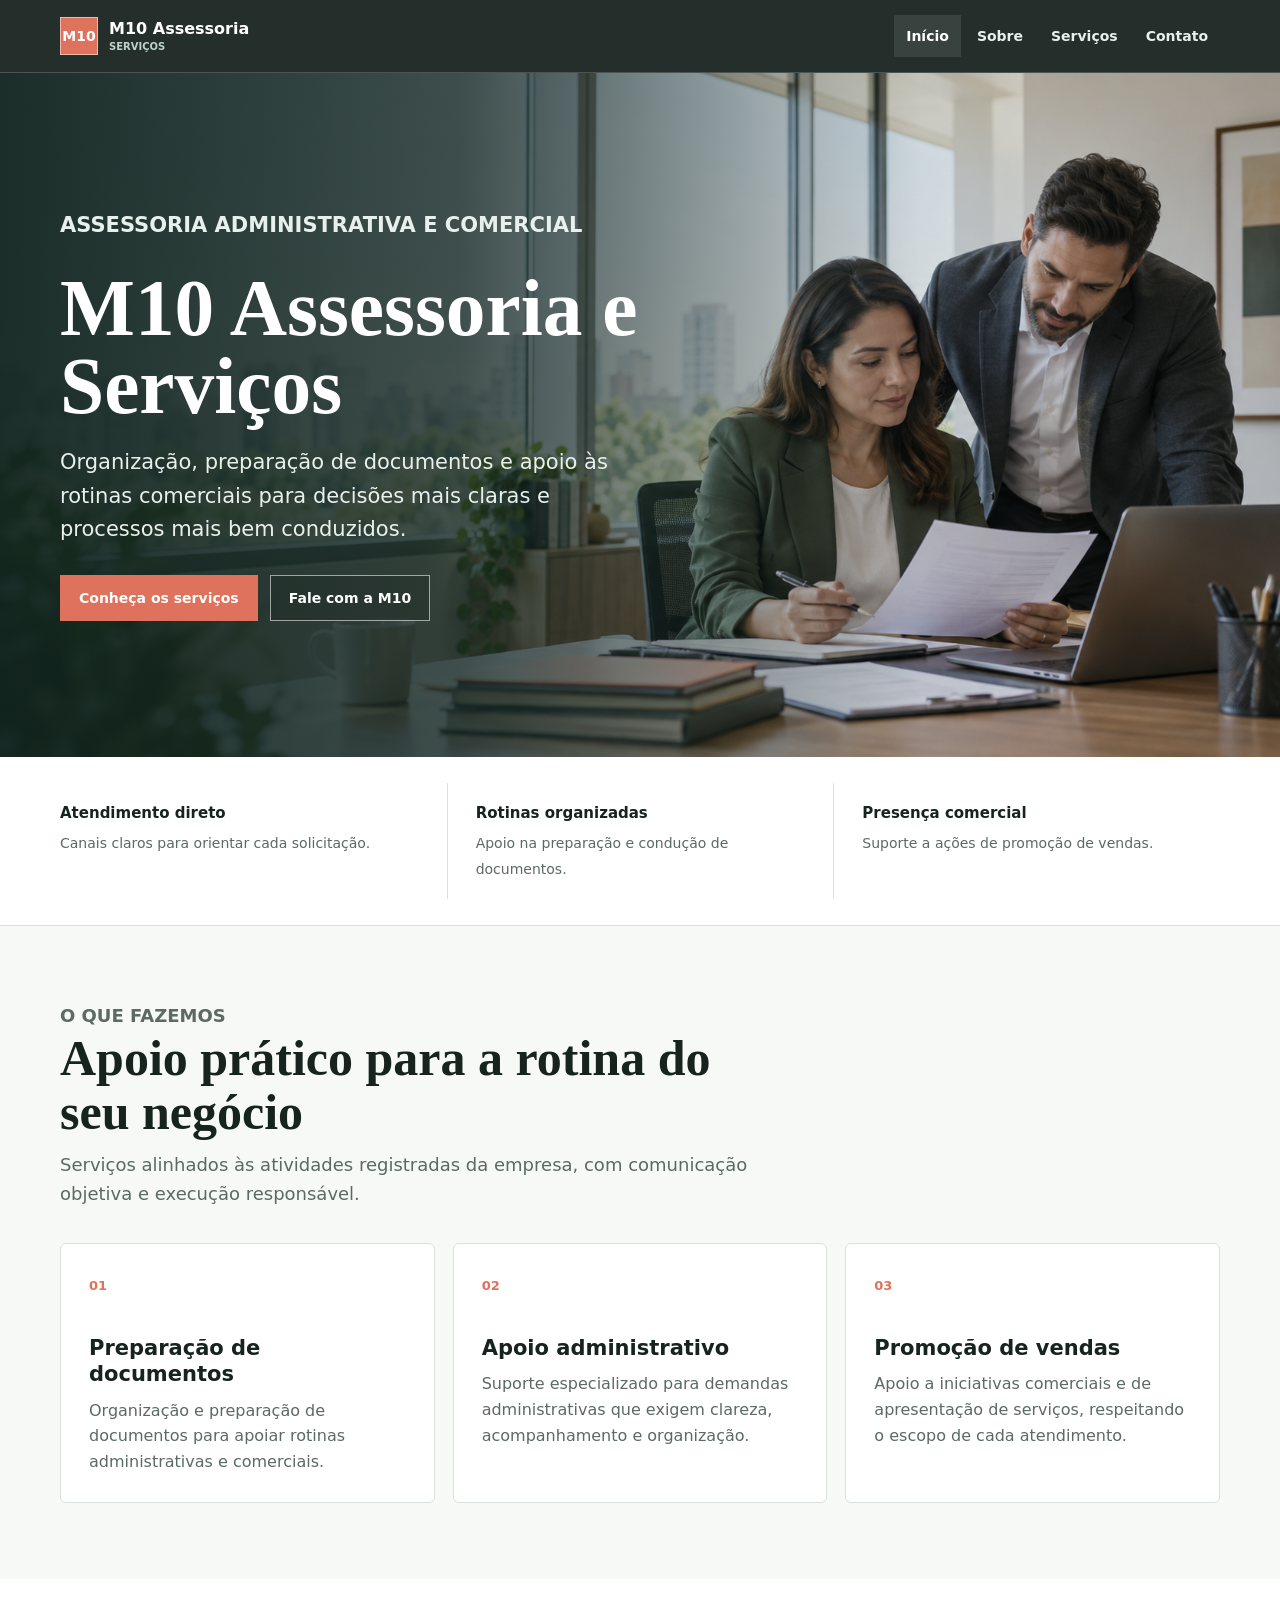
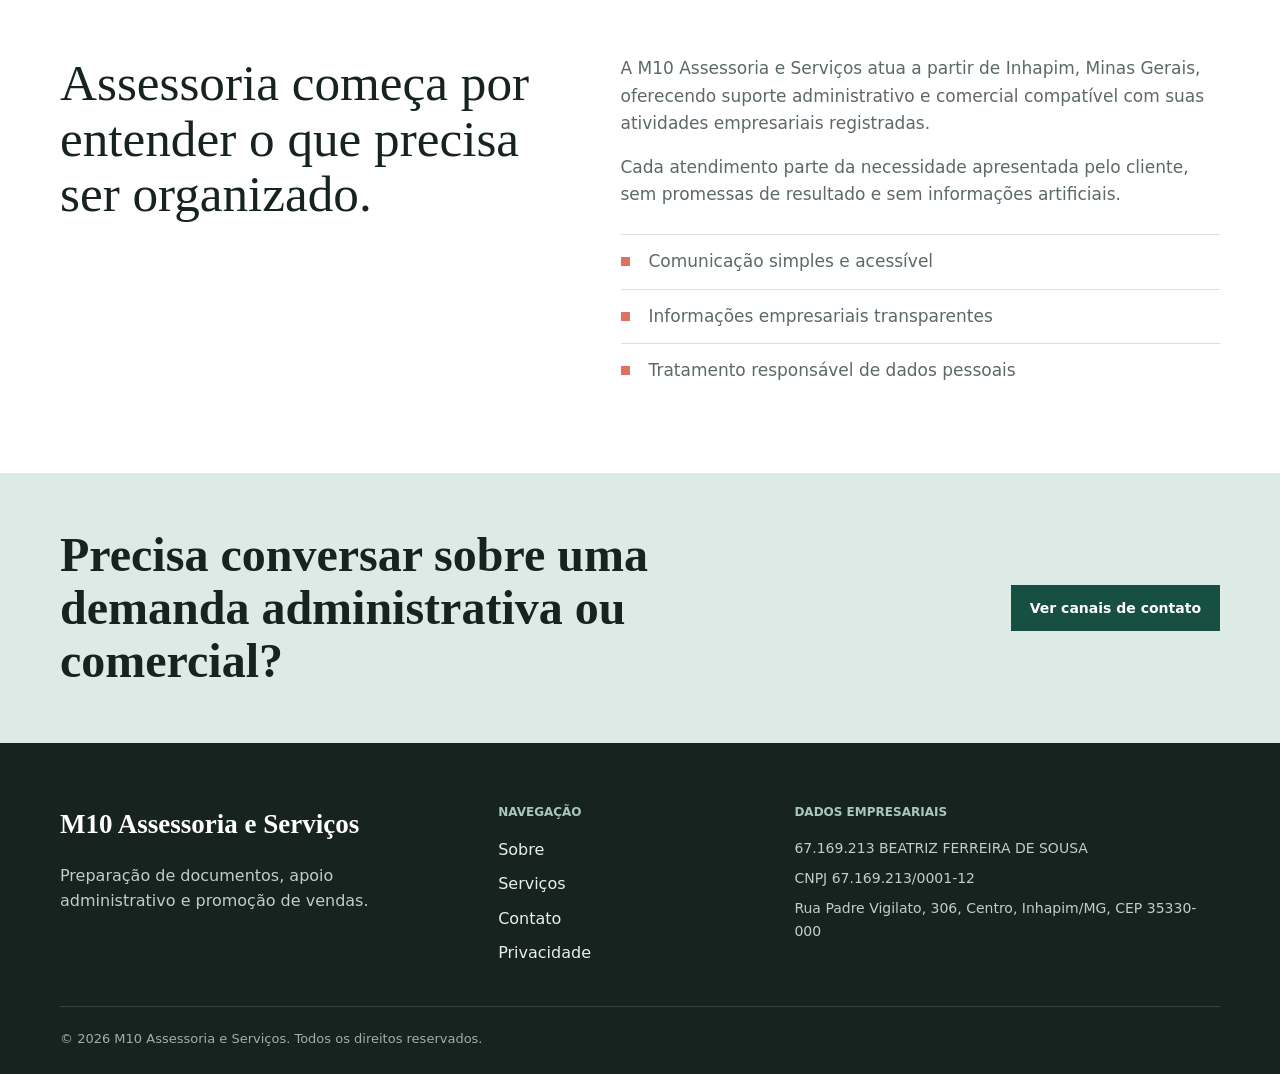
<file: index.html>
<!doctype html>
<html lang="pt-BR">
<head>
  <meta charset="utf-8">
  <meta name="viewport" content="width=device-width, initial-scale=1">
  <title>M10 Assessoria e Serviços | Apoio administrativo e comercial</title>
  <meta name="description" content="M10 Assessoria e Serviços: preparação de documentos, apoio administrativo e promoção de vendas em Inhapim, Minas Gerais.">
  <meta name="facebook-domain-verification" content="xvy4a8ttfn2ivh37sht35cdsy9r4mr">
  <link rel="canonical" href="https://m10assessoriaservicos.com.br/">
  <meta property="og:type" content="website"><meta property="og:locale" content="pt_BR">
  <meta property="og:title" content="M10 Assessoria e Serviços"><meta property="og:description" content="Apoio administrativo e comercial com atendimento direto e organização.">
  <meta property="og:url" content="https://m10assessoriaservicos.com.br/"><meta property="og:image" content="https://m10assessoriaservicos.com.br/assets/social-preview.svg">
  <link rel="icon" href="assets/favicon.svg" type="image/svg+xml"><link rel="stylesheet" href="assets/styles.css">
</head>
<body>
  <a class="skip-link" href="#conteudo">Ir para o conteúdo</a>
  <header class="site-header"><div class="nav-wrap">
    <a class="brand" href="index.html"><span class="brand-mark">M10</span><span class="brand-name">M10 Assessoria<small>Serviços</small></span></a>
    <button class="nav-toggle" type="button" aria-label="Abrir menu" aria-expanded="false">☰</button>
    <nav class="nav-links" aria-label="Navegação principal"><a href="index.html" aria-current="page">Início</a><a href="sobre.html">Sobre</a><a href="servicos.html">Serviços</a><a href="contato.html">Contato</a></nav>
  </div></header>
  <main id="conteudo">
    <section class="hero"><div class="container"><div class="hero-content">
      <p class="eyebrow">Assessoria administrativa e comercial</p>
      <h1>M10 Assessoria e Serviços</h1>
      <p>Organização, preparação de documentos e apoio às rotinas comerciais para decisões mais claras e processos mais bem conduzidos.</p>
      <div class="actions"><a class="button" href="servicos.html">Conheça os serviços</a><a class="button button-secondary" href="contato.html">Fale com a M10</a></div>
    </div></div></section>
    <section class="intro-band"><div class="container intro-grid">
      <div class="intro-item"><strong>Atendimento direto</strong><span>Canais claros para orientar cada solicitação.</span></div>
      <div class="intro-item"><strong>Rotinas organizadas</strong><span>Apoio na preparação e condução de documentos.</span></div>
      <div class="intro-item"><strong>Presença comercial</strong><span>Suporte a ações de promoção de vendas.</span></div>
    </div></section>
    <section class="section section-soft"><div class="container">
      <div class="section-heading"><p class="eyebrow">O que fazemos</p><h2>Apoio prático para a rotina do seu negócio</h2><p>Serviços alinhados às atividades registradas da empresa, com comunicação objetiva e execução responsável.</p></div>
      <div class="service-grid">
        <article class="service-card"><span class="number">01</span><h3>Preparação de documentos</h3><p>Organização e preparação de documentos para apoiar rotinas administrativas e comerciais.</p></article>
        <article class="service-card"><span class="number">02</span><h3>Apoio administrativo</h3><p>Suporte especializado para demandas administrativas que exigem clareza, acompanhamento e organização.</p></article>
        <article class="service-card"><span class="number">03</span><h3>Promoção de vendas</h3><p>Apoio a iniciativas comerciais e de apresentação de serviços, respeitando o escopo de cada atendimento.</p></article>
      </div>
    </div></section>
    <section class="section"><div class="container split">
      <p class="statement">Assessoria começa por entender o que precisa ser organizado.</p>
      <div class="prose"><p>A M10 Assessoria e Serviços atua a partir de Inhapim, Minas Gerais, oferecendo suporte administrativo e comercial compatível com suas atividades empresariais registradas.</p><p>Cada atendimento parte da necessidade apresentada pelo cliente, sem promessas de resultado e sem informações artificiais.</p><ul class="check-list"><li>Comunicação simples e acessível</li><li>Informações empresariais transparentes</li><li>Tratamento responsável de dados pessoais</li></ul></div>
    </div></section>
    <section class="cta-band"><div class="container cta-row"><h2>Precisa conversar sobre uma demanda administrativa ou comercial?</h2><a class="button button-dark" href="contato.html">Ver canais de contato</a></div></section>
  </main>
  <footer class="site-footer"><div class="container"><div class="footer-grid">
    <div><h2 class="footer-title">M10 Assessoria e Serviços</h2><p class="footer-copy">Preparação de documentos, apoio administrativo e promoção de vendas.</p></div>
    <div><h3 class="footer-heading">Navegação</h3><nav class="footer-links"><a href="sobre.html">Sobre</a><a href="servicos.html">Serviços</a><a href="contato.html">Contato</a><a href="politica-de-privacidade.html">Privacidade</a></nav></div>
    <div class="legal-data"><h3 class="footer-heading">Dados empresariais</h3><p>67.169.213 BEATRIZ FERREIRA DE SOUSA</p><p>CNPJ 67.169.213/0001-12</p><p>Rua Padre Vigilato, 306, Centro, Inhapim/MG, CEP 35330-000</p></div>
  </div><div class="footer-bottom">© <span data-year></span> M10 Assessoria e Serviços. Todos os direitos reservados.</div></div></footer>
  <script src="assets/site.js" defer></script>
</body></html>
</file>
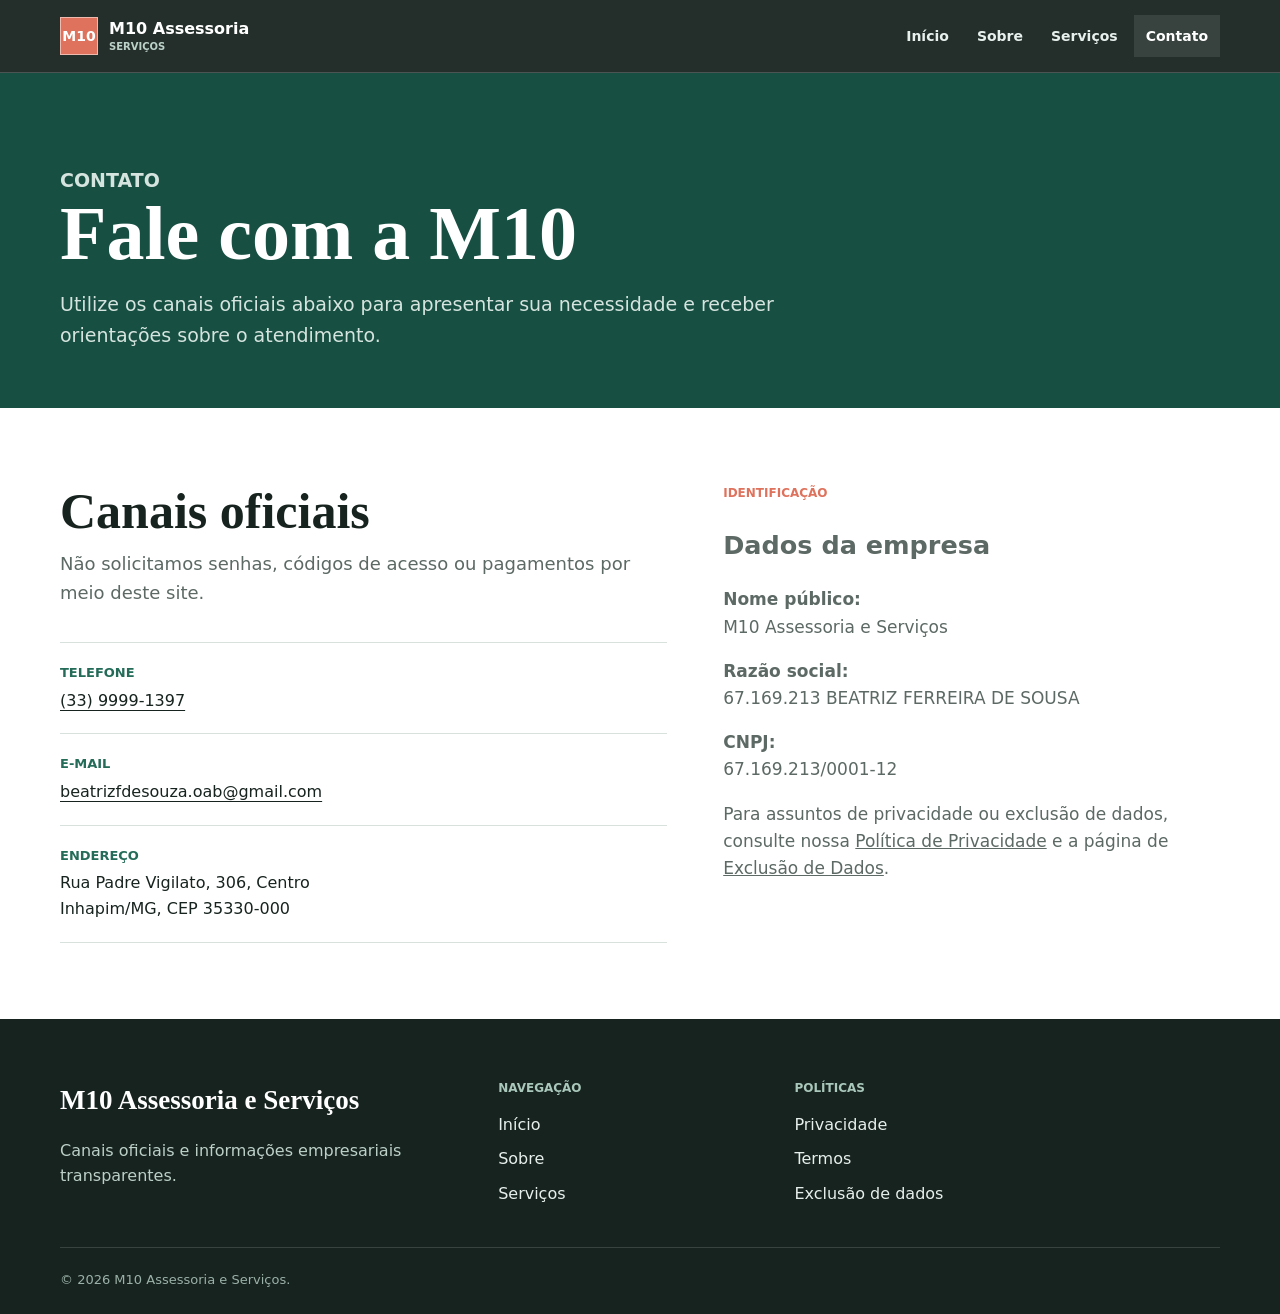
<file: contato.html>
<!doctype html><html lang="pt-BR"><head><meta charset="utf-8"><meta name="viewport" content="width=device-width, initial-scale=1"><title>Contato | M10 Assessoria e Serviços</title><meta name="description" content="Canais oficiais de contato da M10 Assessoria e Serviços em Inhapim, Minas Gerais."><link rel="canonical" href="https://m10assessoriaservicos.com.br/contato.html"><link rel="icon" href="assets/favicon.svg" type="image/svg+xml"><link rel="stylesheet" href="assets/styles.css"></head><body>
<a class="skip-link" href="#conteudo">Ir para o conteúdo</a><header class="site-header"><div class="nav-wrap"><a class="brand" href="index.html"><span class="brand-mark">M10</span><span class="brand-name">M10 Assessoria<small>Serviços</small></span></a><button class="nav-toggle" type="button" aria-label="Abrir menu" aria-expanded="false">☰</button><nav class="nav-links" aria-label="Navegação principal"><a href="index.html">Início</a><a href="sobre.html">Sobre</a><a href="servicos.html">Serviços</a><a href="contato.html" aria-current="page">Contato</a></nav></div></header>
<main id="conteudo"><section class="page-hero"><div class="container"><p class="eyebrow">Contato</p><h1>Fale com a M10</h1><p>Utilize os canais oficiais abaixo para apresentar sua necessidade e receber orientações sobre o atendimento.</p></div></section>
<section class="section"><div class="container contact-grid"><div><div class="section-heading"><h2>Canais oficiais</h2><p>Não solicitamos senhas, códigos de acesso ou pagamentos por meio deste site.</p></div><ul class="contact-list"><li><strong>Telefone</strong><a href="tel:+553399991397">(33) 9999-1397</a></li><li><strong>E-mail</strong><a href="mailto:beatrizfdesouza.oab@gmail.com">beatrizfdesouza.oab@gmail.com</a></li><li><strong>Endereço</strong><span>Rua Padre Vigilato, 306, Centro<br>Inhapim/MG, CEP 35330-000</span></li></ul></div><div class="prose"><p class="eyebrow">Identificação</p><h2>Dados da empresa</h2><p><strong>Nome público:</strong><br>M10 Assessoria e Serviços</p><p><strong>Razão social:</strong><br>67.169.213 BEATRIZ FERREIRA DE SOUSA</p><p><strong>CNPJ:</strong><br>67.169.213/0001-12</p><p>Para assuntos de privacidade ou exclusão de dados, consulte nossa <a href="politica-de-privacidade.html">Política de Privacidade</a> e a página de <a href="exclusao-de-dados.html">Exclusão de Dados</a>.</p></div></div></section></main>
<footer class="site-footer"><div class="container"><div class="footer-grid"><div><h2 class="footer-title">M10 Assessoria e Serviços</h2><p class="footer-copy">Canais oficiais e informações empresariais transparentes.</p></div><div><h3 class="footer-heading">Navegação</h3><nav class="footer-links"><a href="index.html">Início</a><a href="sobre.html">Sobre</a><a href="servicos.html">Serviços</a></nav></div><div><h3 class="footer-heading">Políticas</h3><nav class="footer-links"><a href="politica-de-privacidade.html">Privacidade</a><a href="termos-de-uso.html">Termos</a><a href="exclusao-de-dados.html">Exclusão de dados</a></nav></div></div><div class="footer-bottom">© <span data-year></span> M10 Assessoria e Serviços.</div></div></footer><script src="assets/site.js" defer></script></body></html>
</file>
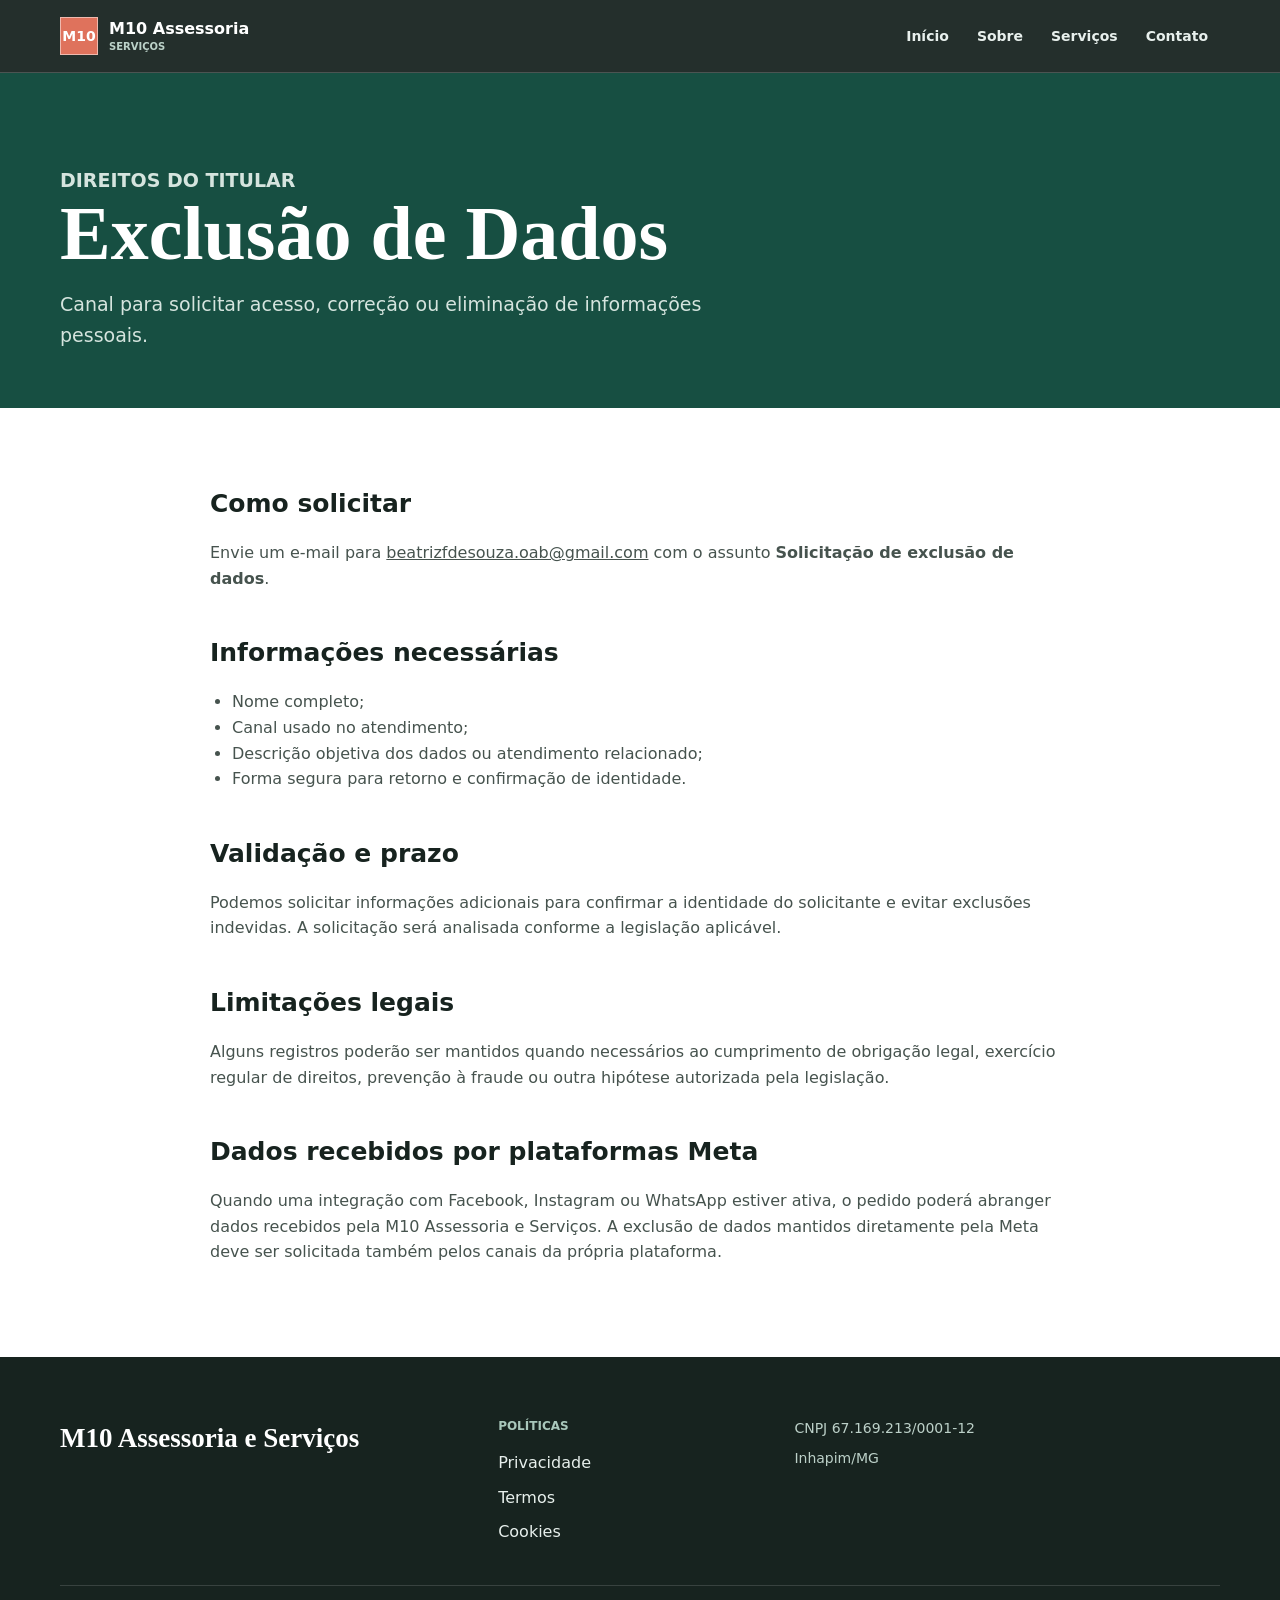
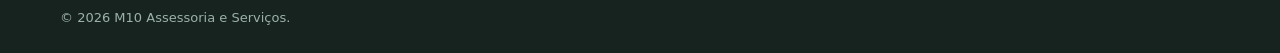
<file: exclusao-de-dados.html>
<!doctype html><html lang="pt-BR"><head><meta charset="utf-8"><meta name="viewport" content="width=device-width, initial-scale=1"><title>Exclusão de Dados | M10 Assessoria e Serviços</title><meta name="description" content="Instruções para solicitar exclusão de dados pessoais à M10 Assessoria e Serviços."><link rel="canonical" href="https://m10assessoriaservicos.com.br/exclusao-de-dados.html"><link rel="icon" href="assets/favicon.svg" type="image/svg+xml"><link rel="stylesheet" href="assets/styles.css"></head><body>
<header class="site-header"><div class="nav-wrap"><a class="brand" href="index.html"><span class="brand-mark">M10</span><span class="brand-name">M10 Assessoria<small>Serviços</small></span></a><button class="nav-toggle" type="button" aria-label="Abrir menu" aria-expanded="false">☰</button><nav class="nav-links"><a href="index.html">Início</a><a href="sobre.html">Sobre</a><a href="servicos.html">Serviços</a><a href="contato.html">Contato</a></nav></div></header>
<main><section class="page-hero"><div class="container"><p class="eyebrow">Direitos do titular</p><h1>Exclusão de Dados</h1><p>Canal para solicitar acesso, correção ou eliminação de informações pessoais.</p></div></section><section class="section"><article class="container legal"><h2>Como solicitar</h2><p>Envie um e-mail para <a href="mailto:beatrizfdesouza.oab@gmail.com?subject=Solicitação%20de%20exclusão%20de%20dados">beatrizfdesouza.oab@gmail.com</a> com o assunto <strong>Solicitação de exclusão de dados</strong>.</p><h2>Informações necessárias</h2><ul><li>Nome completo;</li><li>Canal usado no atendimento;</li><li>Descrição objetiva dos dados ou atendimento relacionado;</li><li>Forma segura para retorno e confirmação de identidade.</li></ul><h2>Validação e prazo</h2><p>Podemos solicitar informações adicionais para confirmar a identidade do solicitante e evitar exclusões indevidas. A solicitação será analisada conforme a legislação aplicável.</p><h2>Limitações legais</h2><p>Alguns registros poderão ser mantidos quando necessários ao cumprimento de obrigação legal, exercício regular de direitos, prevenção à fraude ou outra hipótese autorizada pela legislação.</p><h2>Dados recebidos por plataformas Meta</h2><p>Quando uma integração com Facebook, Instagram ou WhatsApp estiver ativa, o pedido poderá abranger dados recebidos pela M10 Assessoria e Serviços. A exclusão de dados mantidos diretamente pela Meta deve ser solicitada também pelos canais da própria plataforma.</p></article></section></main><footer class="site-footer"><div class="container"><div class="footer-grid"><div><h2 class="footer-title">M10 Assessoria e Serviços</h2></div><div><h3 class="footer-heading">Políticas</h3><nav class="footer-links"><a href="politica-de-privacidade.html">Privacidade</a><a href="termos-de-uso.html">Termos</a><a href="politica-de-cookies.html">Cookies</a></nav></div><div class="legal-data"><p>CNPJ 67.169.213/0001-12</p><p>Inhapim/MG</p></div></div><div class="footer-bottom">© <span data-year></span> M10 Assessoria e Serviços.</div></div></footer><script src="assets/site.js" defer></script></body></html>
</file>
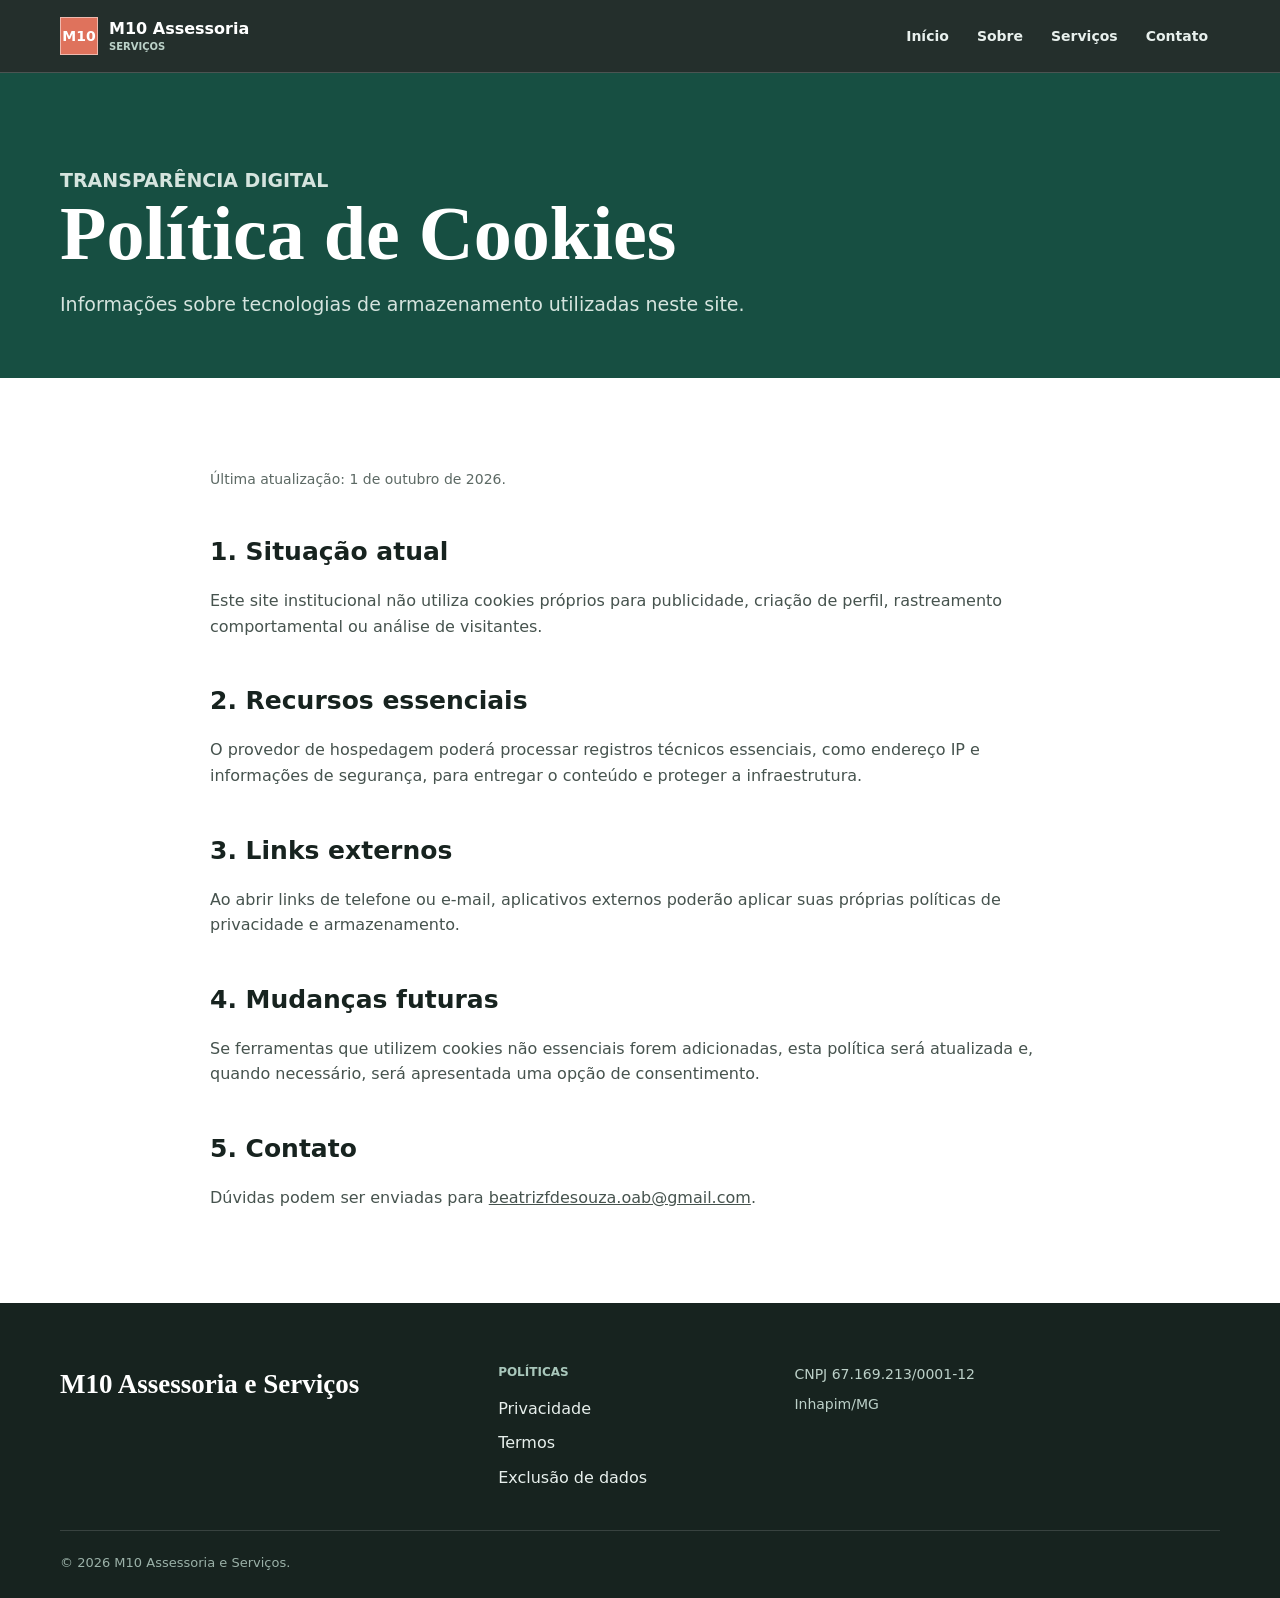
<file: politica-de-cookies.html>
<!doctype html><html lang="pt-BR"><head><meta charset="utf-8"><meta name="viewport" content="width=device-width, initial-scale=1"><title>Política de Cookies | M10 Assessoria e Serviços</title><meta name="description" content="Política de Cookies do site da M10 Assessoria e Serviços."><link rel="canonical" href="https://m10assessoriaservicos.com.br/politica-de-cookies.html"><link rel="icon" href="assets/favicon.svg" type="image/svg+xml"><link rel="stylesheet" href="assets/styles.css"></head><body>
<header class="site-header"><div class="nav-wrap"><a class="brand" href="index.html"><span class="brand-mark">M10</span><span class="brand-name">M10 Assessoria<small>Serviços</small></span></a><button class="nav-toggle" type="button" aria-label="Abrir menu" aria-expanded="false">☰</button><nav class="nav-links"><a href="index.html">Início</a><a href="sobre.html">Sobre</a><a href="servicos.html">Serviços</a><a href="contato.html">Contato</a></nav></div></header>
<main><section class="page-hero"><div class="container"><p class="eyebrow">Transparência digital</p><h1>Política de Cookies</h1><p>Informações sobre tecnologias de armazenamento utilizadas neste site.</p></div></section><section class="section"><article class="container legal"><p class="updated">Última atualização: 1 de outubro de 2026.</p><h2>1. Situação atual</h2><p>Este site institucional não utiliza cookies próprios para publicidade, criação de perfil, rastreamento comportamental ou análise de visitantes.</p><h2>2. Recursos essenciais</h2><p>O provedor de hospedagem poderá processar registros técnicos essenciais, como endereço IP e informações de segurança, para entregar o conteúdo e proteger a infraestrutura.</p><h2>3. Links externos</h2><p>Ao abrir links de telefone ou e-mail, aplicativos externos poderão aplicar suas próprias políticas de privacidade e armazenamento.</p><h2>4. Mudanças futuras</h2><p>Se ferramentas que utilizem cookies não essenciais forem adicionadas, esta política será atualizada e, quando necessário, será apresentada uma opção de consentimento.</p><h2>5. Contato</h2><p>Dúvidas podem ser enviadas para <a href="mailto:beatrizfdesouza.oab@gmail.com">beatrizfdesouza.oab@gmail.com</a>.</p></article></section></main><footer class="site-footer"><div class="container"><div class="footer-grid"><div><h2 class="footer-title">M10 Assessoria e Serviços</h2></div><div><h3 class="footer-heading">Políticas</h3><nav class="footer-links"><a href="politica-de-privacidade.html">Privacidade</a><a href="termos-de-uso.html">Termos</a><a href="exclusao-de-dados.html">Exclusão de dados</a></nav></div><div class="legal-data"><p>CNPJ 67.169.213/0001-12</p><p>Inhapim/MG</p></div></div><div class="footer-bottom">© <span data-year></span> M10 Assessoria e Serviços.</div></div></footer><script src="assets/site.js" defer></script></body></html>
</file>
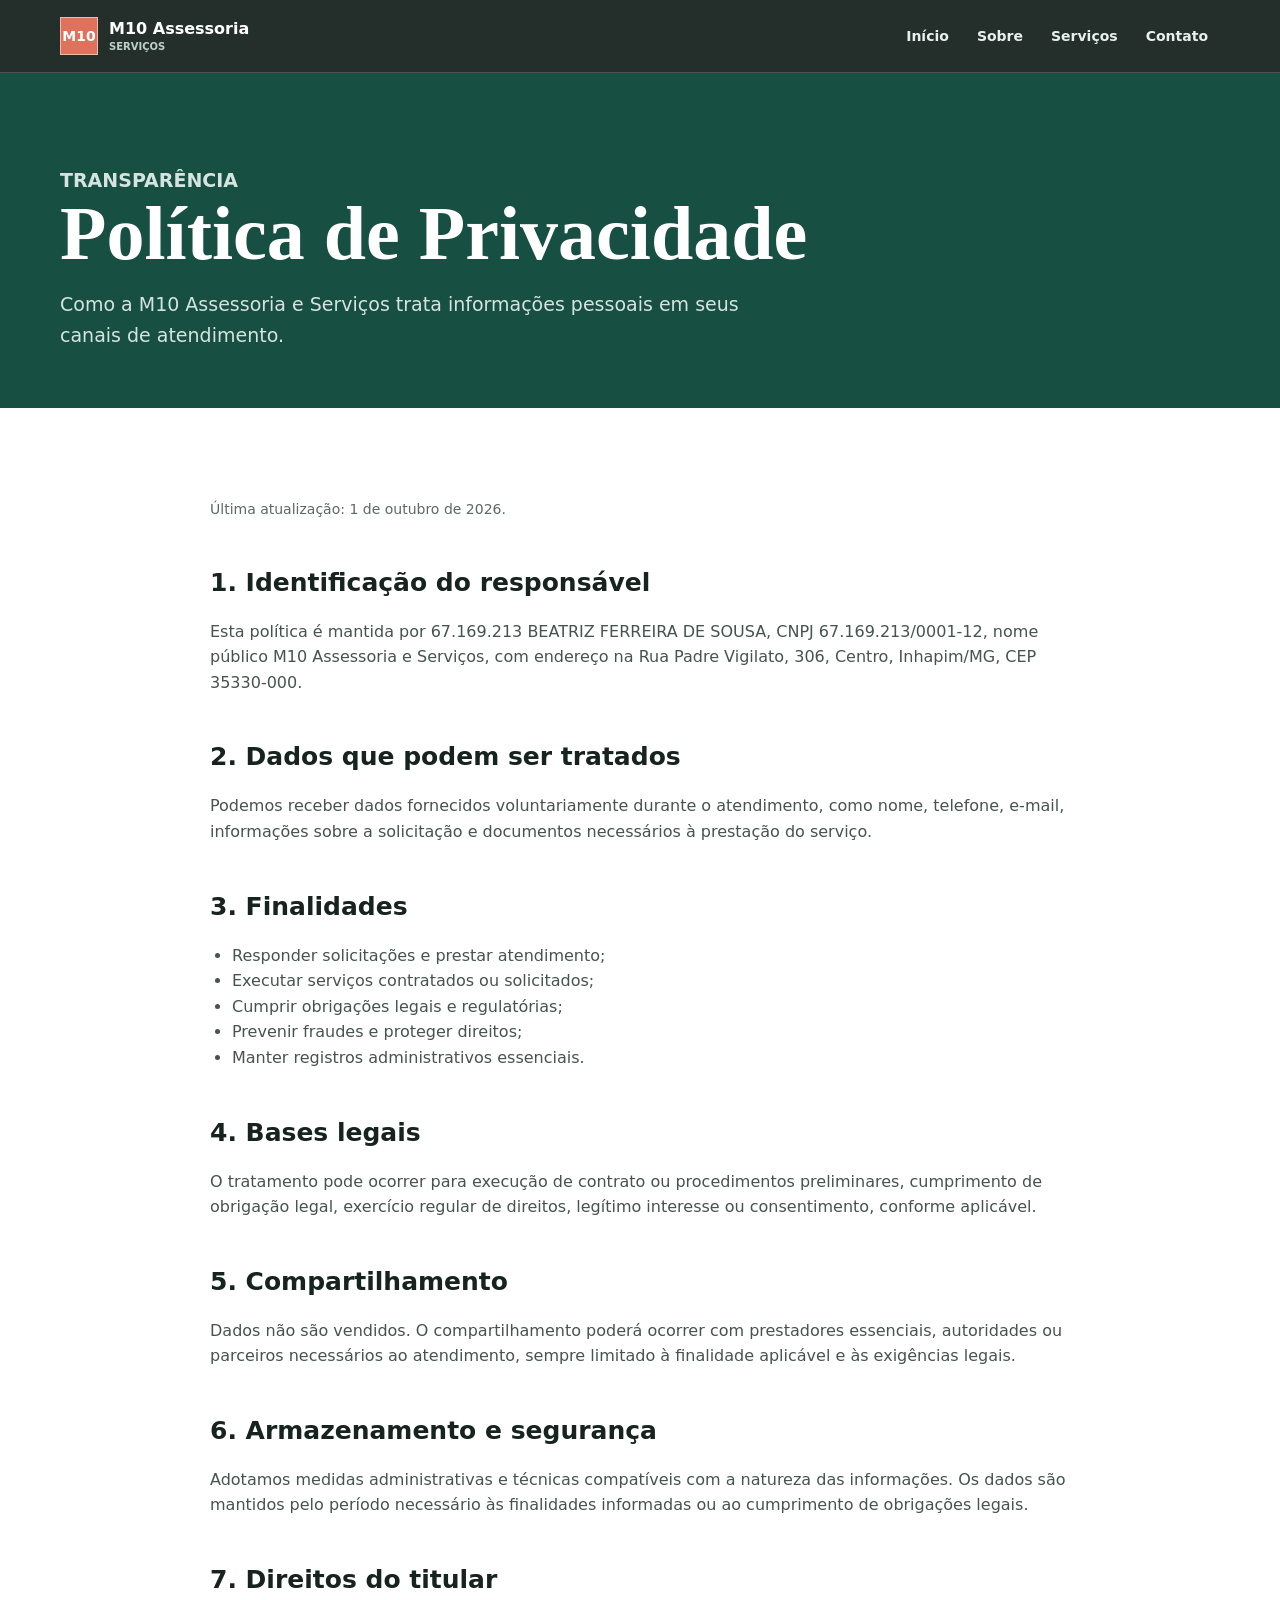
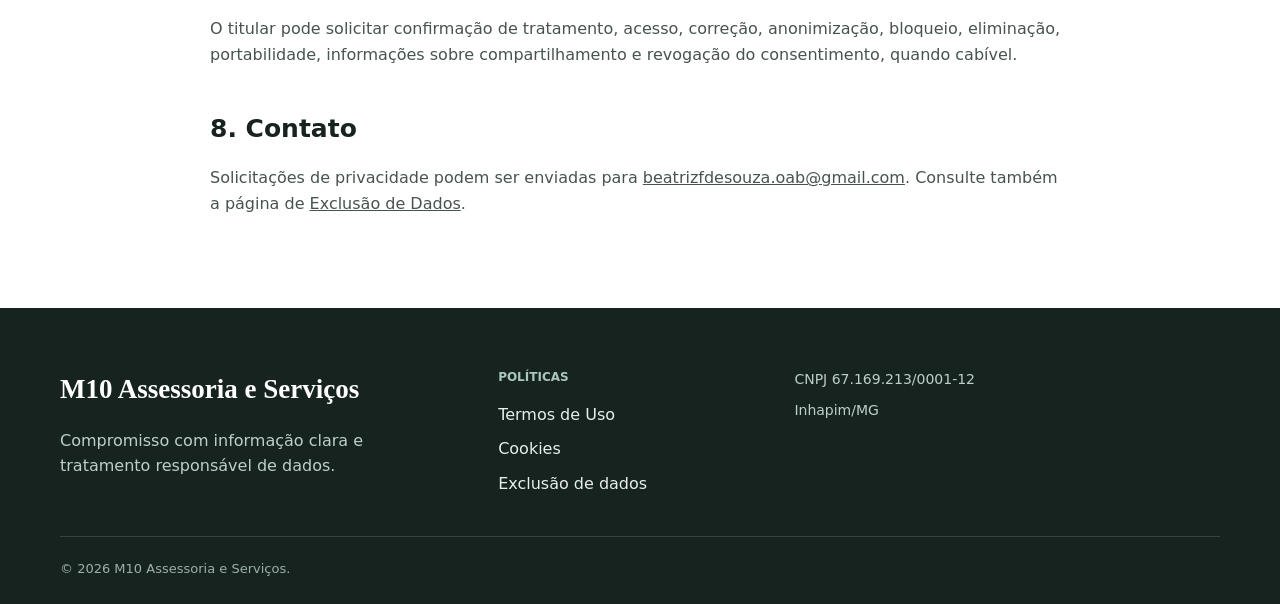
<file: politica-de-privacidade.html>
<!doctype html><html lang="pt-BR"><head><meta charset="utf-8"><meta name="viewport" content="width=device-width, initial-scale=1"><title>Política de Privacidade | M10 Assessoria e Serviços</title><meta name="description" content="Política de Privacidade da M10 Assessoria e Serviços."><link rel="canonical" href="https://m10assessoriaservicos.com.br/politica-de-privacidade.html"><link rel="icon" href="assets/favicon.svg" type="image/svg+xml"><link rel="stylesheet" href="assets/styles.css"></head><body>
<header class="site-header"><div class="nav-wrap"><a class="brand" href="index.html"><span class="brand-mark">M10</span><span class="brand-name">M10 Assessoria<small>Serviços</small></span></a><button class="nav-toggle" type="button" aria-label="Abrir menu" aria-expanded="false">☰</button><nav class="nav-links"><a href="index.html">Início</a><a href="sobre.html">Sobre</a><a href="servicos.html">Serviços</a><a href="contato.html">Contato</a></nav></div></header>
<main><section class="page-hero"><div class="container"><p class="eyebrow">Transparência</p><h1>Política de Privacidade</h1><p>Como a M10 Assessoria e Serviços trata informações pessoais em seus canais de atendimento.</p></div></section><section class="section"><article class="container legal"><p class="updated">Última atualização: 1 de outubro de 2026.</p>
<h2>1. Identificação do responsável</h2><p>Esta política é mantida por 67.169.213 BEATRIZ FERREIRA DE SOUSA, CNPJ 67.169.213/0001-12, nome público M10 Assessoria e Serviços, com endereço na Rua Padre Vigilato, 306, Centro, Inhapim/MG, CEP 35330-000.</p>
<h2>2. Dados que podem ser tratados</h2><p>Podemos receber dados fornecidos voluntariamente durante o atendimento, como nome, telefone, e-mail, informações sobre a solicitação e documentos necessários à prestação do serviço.</p>
<h2>3. Finalidades</h2><ul><li>Responder solicitações e prestar atendimento;</li><li>Executar serviços contratados ou solicitados;</li><li>Cumprir obrigações legais e regulatórias;</li><li>Prevenir fraudes e proteger direitos;</li><li>Manter registros administrativos essenciais.</li></ul>
<h2>4. Bases legais</h2><p>O tratamento pode ocorrer para execução de contrato ou procedimentos preliminares, cumprimento de obrigação legal, exercício regular de direitos, legítimo interesse ou consentimento, conforme aplicável.</p>
<h2>5. Compartilhamento</h2><p>Dados não são vendidos. O compartilhamento poderá ocorrer com prestadores essenciais, autoridades ou parceiros necessários ao atendimento, sempre limitado à finalidade aplicável e às exigências legais.</p>
<h2>6. Armazenamento e segurança</h2><p>Adotamos medidas administrativas e técnicas compatíveis com a natureza das informações. Os dados são mantidos pelo período necessário às finalidades informadas ou ao cumprimento de obrigações legais.</p>
<h2>7. Direitos do titular</h2><p>O titular pode solicitar confirmação de tratamento, acesso, correção, anonimização, bloqueio, eliminação, portabilidade, informações sobre compartilhamento e revogação do consentimento, quando cabível.</p>
<h2>8. Contato</h2><p>Solicitações de privacidade podem ser enviadas para <a href="mailto:beatrizfdesouza.oab@gmail.com">beatrizfdesouza.oab@gmail.com</a>. Consulte também a página de <a href="exclusao-de-dados.html">Exclusão de Dados</a>.</p>
</article></section></main><footer class="site-footer"><div class="container"><div class="footer-grid"><div><h2 class="footer-title">M10 Assessoria e Serviços</h2><p class="footer-copy">Compromisso com informação clara e tratamento responsável de dados.</p></div><div><h3 class="footer-heading">Políticas</h3><nav class="footer-links"><a href="termos-de-uso.html">Termos de Uso</a><a href="politica-de-cookies.html">Cookies</a><a href="exclusao-de-dados.html">Exclusão de dados</a></nav></div><div class="legal-data"><p>CNPJ 67.169.213/0001-12</p><p>Inhapim/MG</p></div></div><div class="footer-bottom">© <span data-year></span> M10 Assessoria e Serviços.</div></div></footer><script src="assets/site.js" defer></script></body></html>
</file>
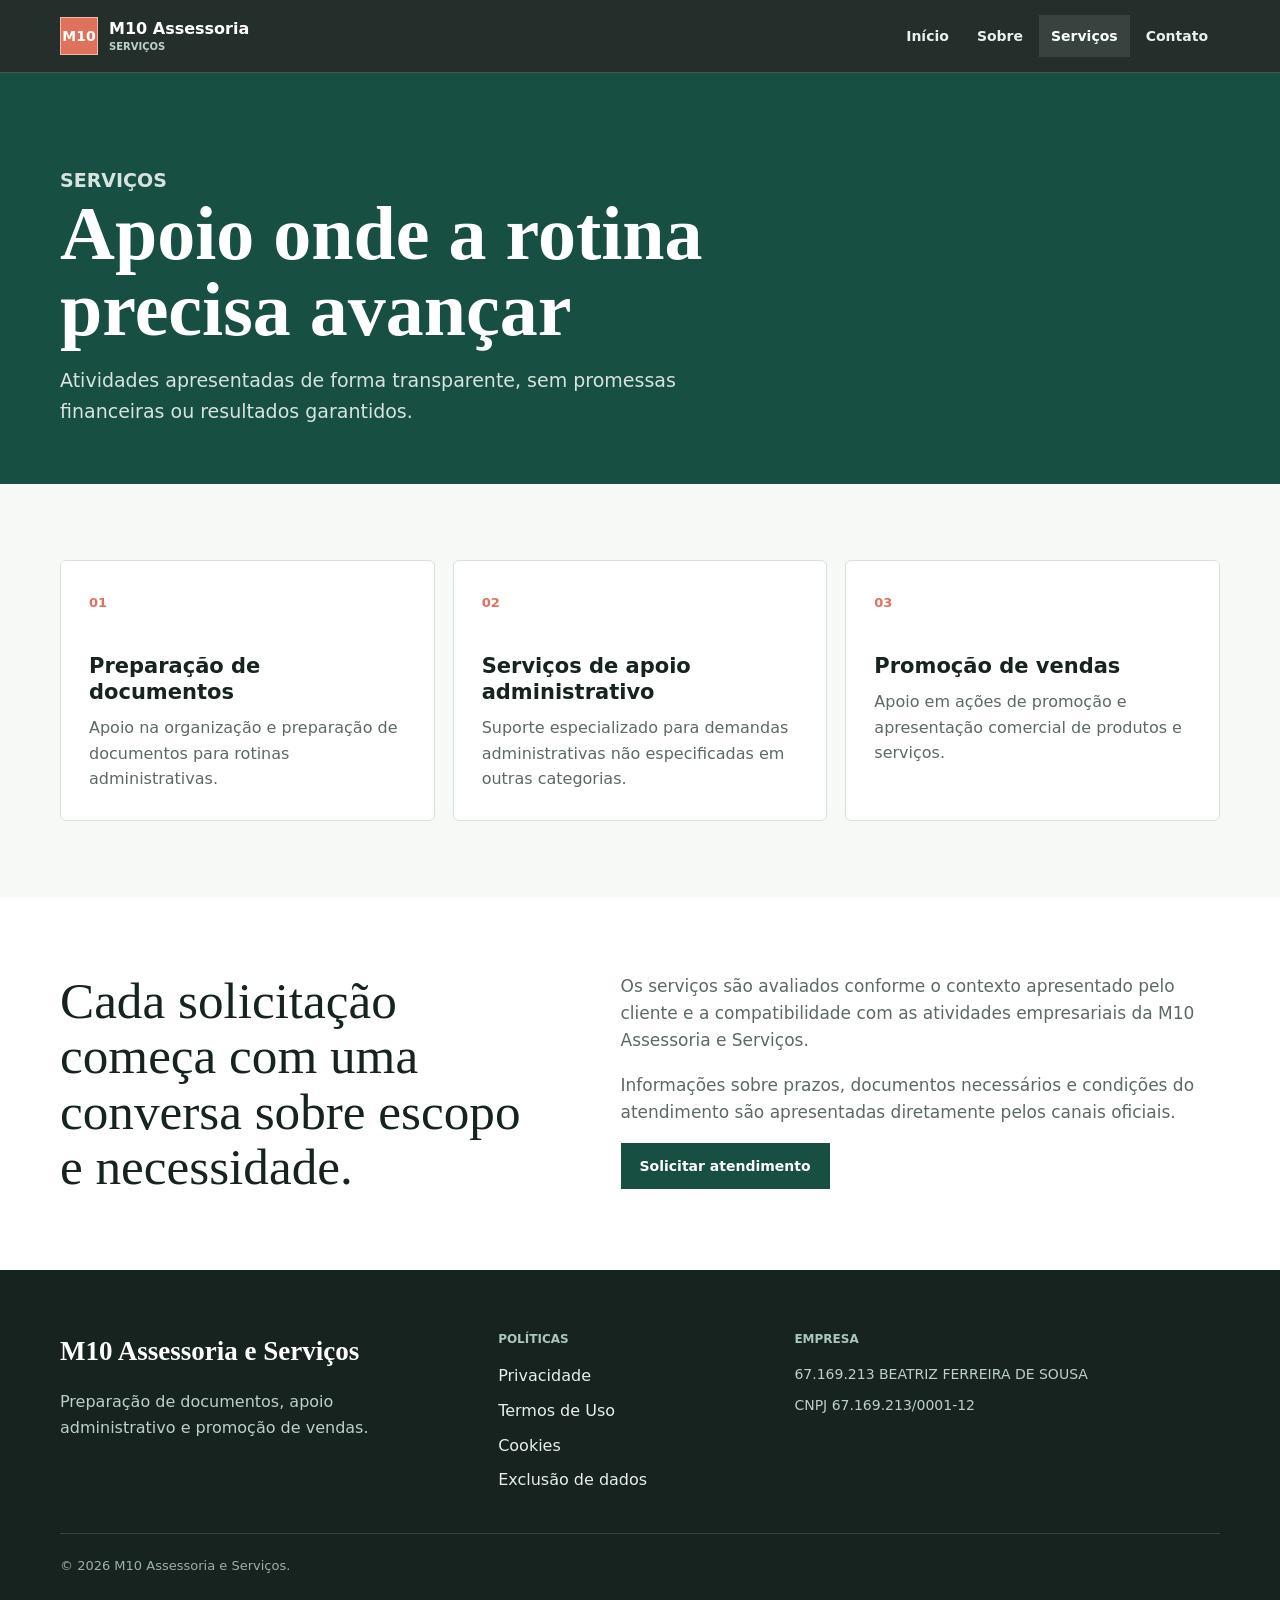
<file: servicos.html>
<!doctype html><html lang="pt-BR"><head><meta charset="utf-8"><meta name="viewport" content="width=device-width, initial-scale=1"><title>Serviços | M10 Assessoria e Serviços</title><meta name="description" content="Serviços de preparação de documentos, apoio administrativo e promoção de vendas da M10 Assessoria e Serviços."><link rel="canonical" href="https://m10assessoriaservicos.com.br/servicos.html"><link rel="icon" href="assets/favicon.svg" type="image/svg+xml"><link rel="stylesheet" href="assets/styles.css"></head><body>
<a class="skip-link" href="#conteudo">Ir para o conteúdo</a><header class="site-header"><div class="nav-wrap"><a class="brand" href="index.html"><span class="brand-mark">M10</span><span class="brand-name">M10 Assessoria<small>Serviços</small></span></a><button class="nav-toggle" type="button" aria-label="Abrir menu" aria-expanded="false">☰</button><nav class="nav-links" aria-label="Navegação principal"><a href="index.html">Início</a><a href="sobre.html">Sobre</a><a href="servicos.html" aria-current="page">Serviços</a><a href="contato.html">Contato</a></nav></div></header>
<main id="conteudo"><section class="page-hero"><div class="container"><p class="eyebrow">Serviços</p><h1>Apoio onde a rotina precisa avançar</h1><p>Atividades apresentadas de forma transparente, sem promessas financeiras ou resultados garantidos.</p></div></section>
<section class="section section-soft"><div class="container"><div class="service-grid"><article class="service-card"><span class="number">01</span><h3>Preparação de documentos</h3><p>Apoio na organização e preparação de documentos para rotinas administrativas.</p></article><article class="service-card"><span class="number">02</span><h3>Serviços de apoio administrativo</h3><p>Suporte especializado para demandas administrativas não especificadas em outras categorias.</p></article><article class="service-card"><span class="number">03</span><h3>Promoção de vendas</h3><p>Apoio em ações de promoção e apresentação comercial de produtos e serviços.</p></article></div></div></section>
<section class="section"><div class="container split"><p class="statement">Cada solicitação começa com uma conversa sobre escopo e necessidade.</p><div class="prose"><p>Os serviços são avaliados conforme o contexto apresentado pelo cliente e a compatibilidade com as atividades empresariais da M10 Assessoria e Serviços.</p><p>Informações sobre prazos, documentos necessários e condições do atendimento são apresentadas diretamente pelos canais oficiais.</p><div class="actions"><a class="button button-dark" href="contato.html">Solicitar atendimento</a></div></div></div></section></main>
<footer class="site-footer"><div class="container"><div class="footer-grid"><div><h2 class="footer-title">M10 Assessoria e Serviços</h2><p class="footer-copy">Preparação de documentos, apoio administrativo e promoção de vendas.</p></div><div><h3 class="footer-heading">Políticas</h3><nav class="footer-links"><a href="politica-de-privacidade.html">Privacidade</a><a href="termos-de-uso.html">Termos de Uso</a><a href="politica-de-cookies.html">Cookies</a><a href="exclusao-de-dados.html">Exclusão de dados</a></nav></div><div class="legal-data"><h3 class="footer-heading">Empresa</h3><p>67.169.213 BEATRIZ FERREIRA DE SOUSA</p><p>CNPJ 67.169.213/0001-12</p></div></div><div class="footer-bottom">© <span data-year></span> M10 Assessoria e Serviços.</div></div></footer><script src="assets/site.js" defer></script></body></html>
</file>
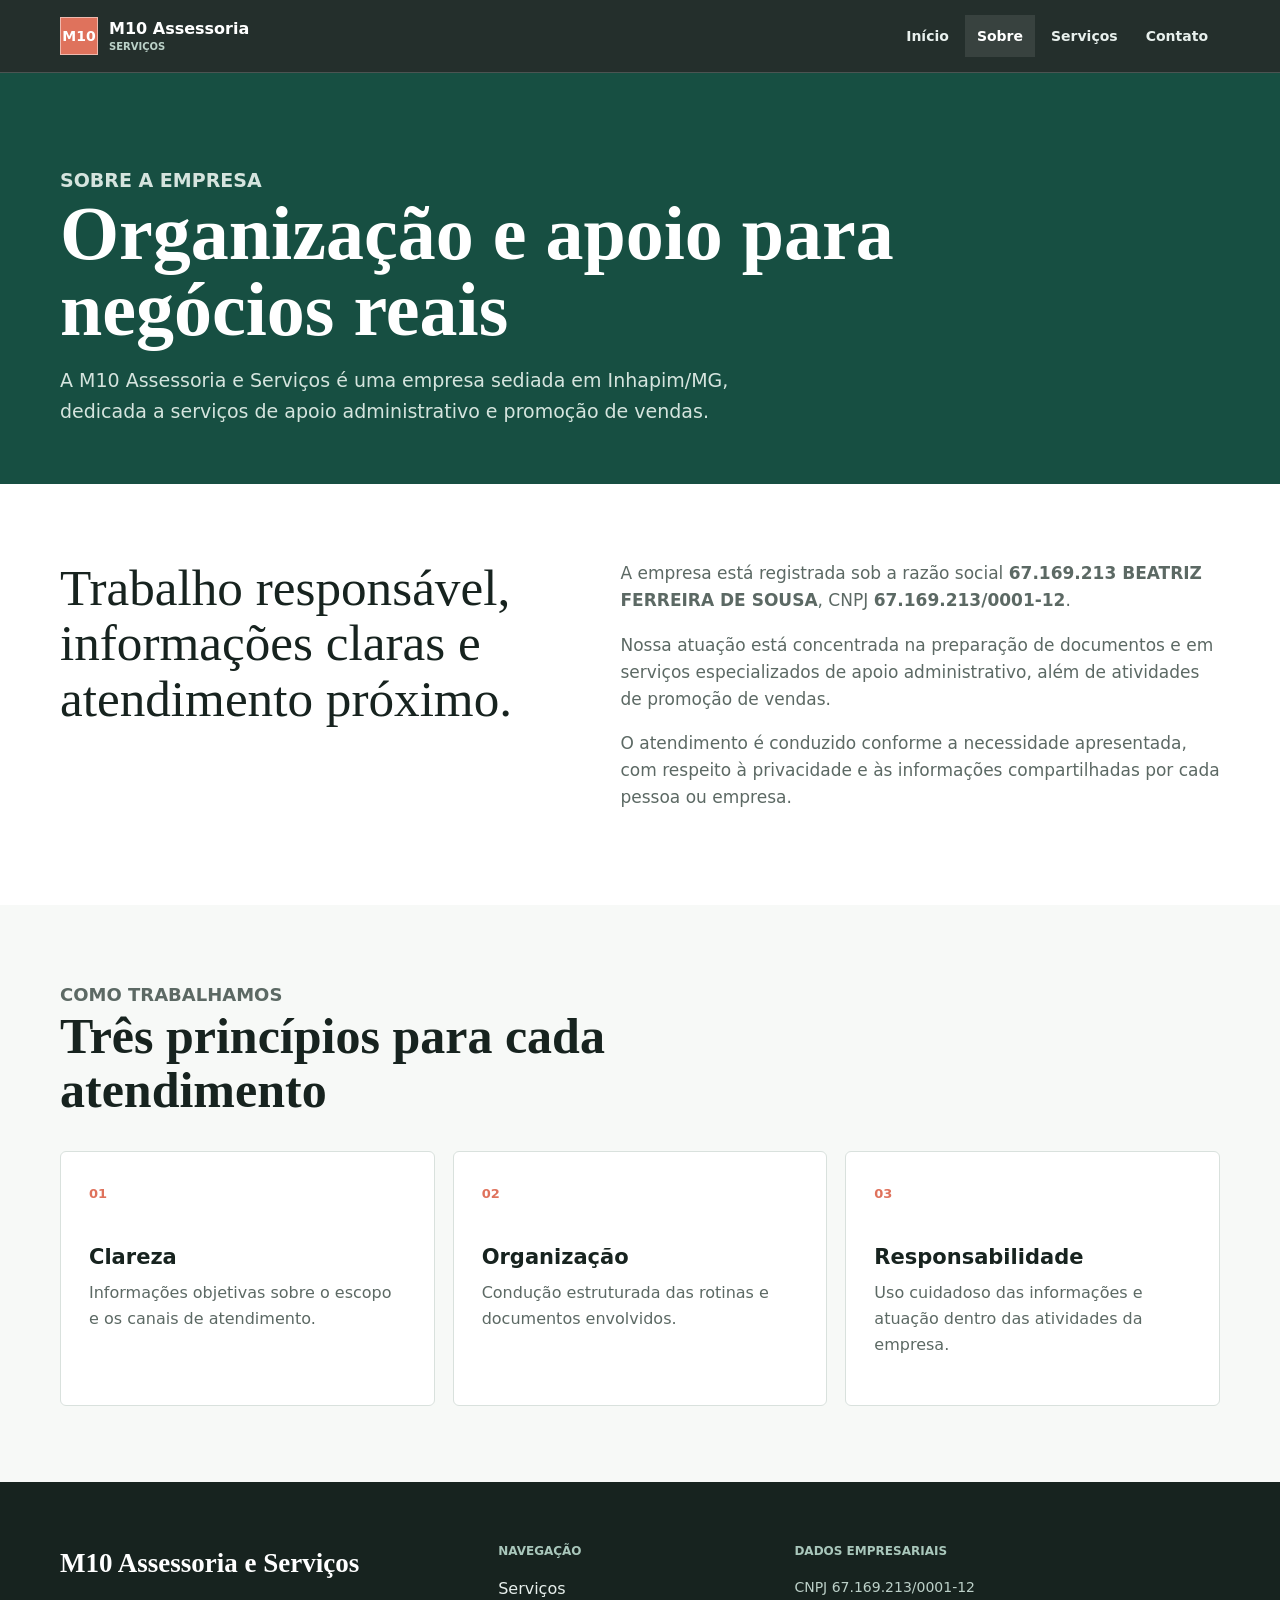
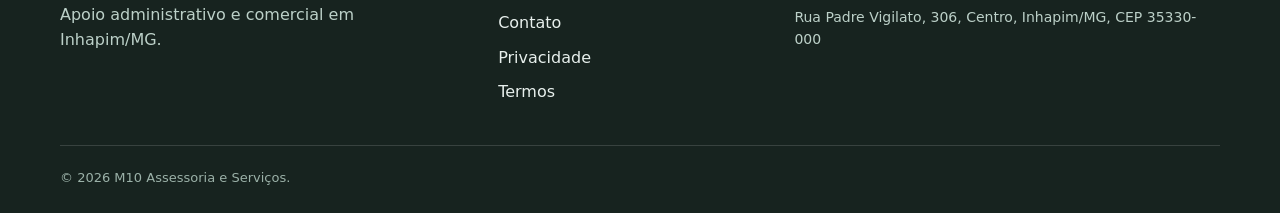
<file: sobre.html>
<!doctype html><html lang="pt-BR"><head><meta charset="utf-8"><meta name="viewport" content="width=device-width, initial-scale=1"><title>Sobre | M10 Assessoria e Serviços</title><meta name="description" content="Conheça a M10 Assessoria e Serviços, empresa de apoio administrativo e promoção de vendas em Inhapim, Minas Gerais."><link rel="canonical" href="https://m10assessoriaservicos.com.br/sobre.html"><link rel="icon" href="assets/favicon.svg" type="image/svg+xml"><link rel="stylesheet" href="assets/styles.css"></head><body>
<a class="skip-link" href="#conteudo">Ir para o conteúdo</a><header class="site-header"><div class="nav-wrap"><a class="brand" href="index.html"><span class="brand-mark">M10</span><span class="brand-name">M10 Assessoria<small>Serviços</small></span></a><button class="nav-toggle" type="button" aria-label="Abrir menu" aria-expanded="false">☰</button><nav class="nav-links" aria-label="Navegação principal"><a href="index.html">Início</a><a href="sobre.html" aria-current="page">Sobre</a><a href="servicos.html">Serviços</a><a href="contato.html">Contato</a></nav></div></header>
<main id="conteudo"><section class="page-hero"><div class="container"><p class="eyebrow">Sobre a empresa</p><h1>Organização e apoio para negócios reais</h1><p>A M10 Assessoria e Serviços é uma empresa sediada em Inhapim/MG, dedicada a serviços de apoio administrativo e promoção de vendas.</p></div></section>
<section class="section"><div class="container split"><p class="statement">Trabalho responsável, informações claras e atendimento próximo.</p><div class="prose"><p>A empresa está registrada sob a razão social <strong>67.169.213 BEATRIZ FERREIRA DE SOUSA</strong>, CNPJ <strong>67.169.213/0001-12</strong>.</p><p>Nossa atuação está concentrada na preparação de documentos e em serviços especializados de apoio administrativo, além de atividades de promoção de vendas.</p><p>O atendimento é conduzido conforme a necessidade apresentada, com respeito à privacidade e às informações compartilhadas por cada pessoa ou empresa.</p></div></div></section>
<section class="section section-soft"><div class="container"><div class="section-heading"><p class="eyebrow">Como trabalhamos</p><h2>Três princípios para cada atendimento</h2></div><div class="service-grid"><article class="service-card"><span class="number">01</span><h3>Clareza</h3><p>Informações objetivas sobre o escopo e os canais de atendimento.</p></article><article class="service-card"><span class="number">02</span><h3>Organização</h3><p>Condução estruturada das rotinas e documentos envolvidos.</p></article><article class="service-card"><span class="number">03</span><h3>Responsabilidade</h3><p>Uso cuidadoso das informações e atuação dentro das atividades da empresa.</p></article></div></div></section></main>
<footer class="site-footer"><div class="container"><div class="footer-grid"><div><h2 class="footer-title">M10 Assessoria e Serviços</h2><p class="footer-copy">Apoio administrativo e comercial em Inhapim/MG.</p></div><div><h3 class="footer-heading">Navegação</h3><nav class="footer-links"><a href="servicos.html">Serviços</a><a href="contato.html">Contato</a><a href="politica-de-privacidade.html">Privacidade</a><a href="termos-de-uso.html">Termos</a></nav></div><div class="legal-data"><h3 class="footer-heading">Dados empresariais</h3><p>CNPJ 67.169.213/0001-12</p><p>Rua Padre Vigilato, 306, Centro, Inhapim/MG, CEP 35330-000</p></div></div><div class="footer-bottom">© <span data-year></span> M10 Assessoria e Serviços.</div></div></footer><script src="assets/site.js" defer></script></body></html>
</file>
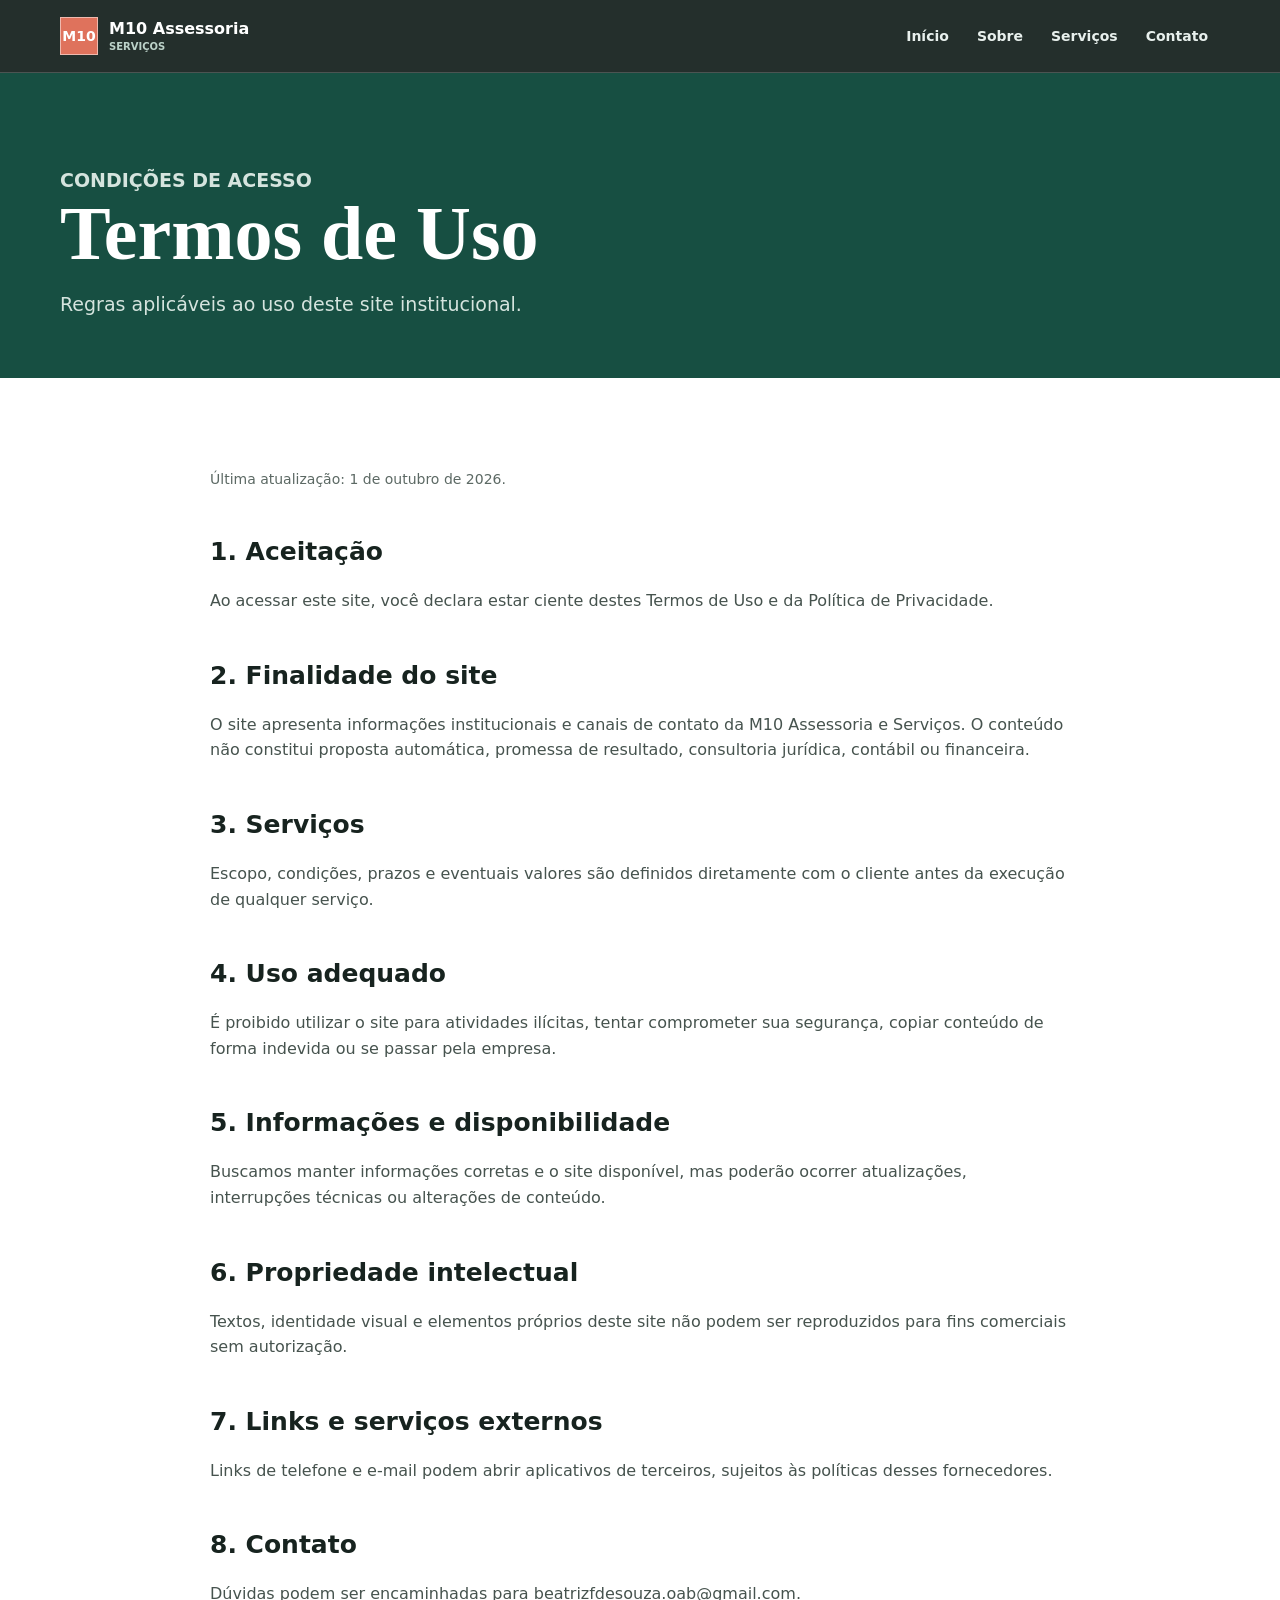
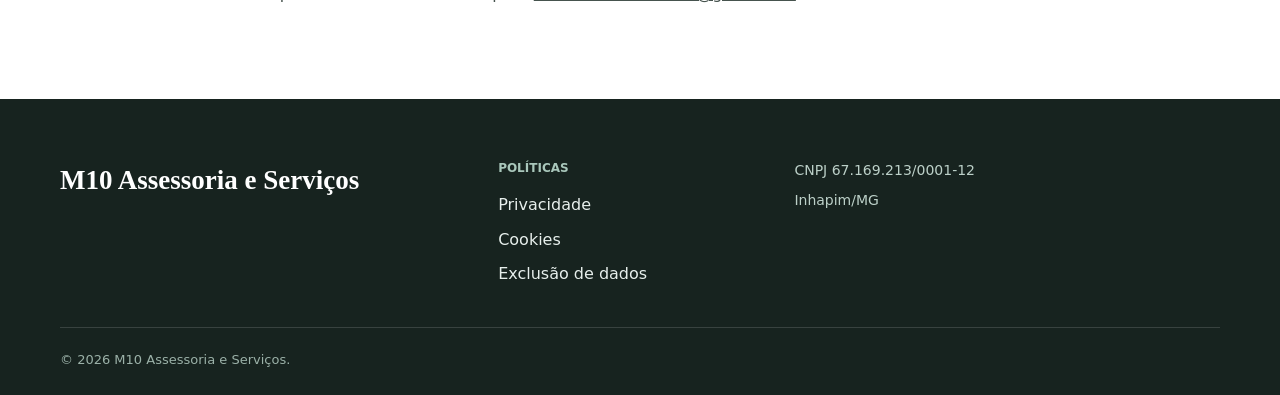
<file: termos-de-uso.html>
<!doctype html><html lang="pt-BR"><head><meta charset="utf-8"><meta name="viewport" content="width=device-width, initial-scale=1"><title>Termos de Uso | M10 Assessoria e Serviços</title><meta name="description" content="Termos de Uso do site da M10 Assessoria e Serviços."><link rel="canonical" href="https://m10assessoriaservicos.com.br/termos-de-uso.html"><link rel="icon" href="assets/favicon.svg" type="image/svg+xml"><link rel="stylesheet" href="assets/styles.css"></head><body>
<header class="site-header"><div class="nav-wrap"><a class="brand" href="index.html"><span class="brand-mark">M10</span><span class="brand-name">M10 Assessoria<small>Serviços</small></span></a><button class="nav-toggle" type="button" aria-label="Abrir menu" aria-expanded="false">☰</button><nav class="nav-links"><a href="index.html">Início</a><a href="sobre.html">Sobre</a><a href="servicos.html">Serviços</a><a href="contato.html">Contato</a></nav></div></header>
<main><section class="page-hero"><div class="container"><p class="eyebrow">Condições de acesso</p><h1>Termos de Uso</h1><p>Regras aplicáveis ao uso deste site institucional.</p></div></section><section class="section"><article class="container legal"><p class="updated">Última atualização: 1 de outubro de 2026.</p><h2>1. Aceitação</h2><p>Ao acessar este site, você declara estar ciente destes Termos de Uso e da Política de Privacidade.</p><h2>2. Finalidade do site</h2><p>O site apresenta informações institucionais e canais de contato da M10 Assessoria e Serviços. O conteúdo não constitui proposta automática, promessa de resultado, consultoria jurídica, contábil ou financeira.</p><h2>3. Serviços</h2><p>Escopo, condições, prazos e eventuais valores são definidos diretamente com o cliente antes da execução de qualquer serviço.</p><h2>4. Uso adequado</h2><p>É proibido utilizar o site para atividades ilícitas, tentar comprometer sua segurança, copiar conteúdo de forma indevida ou se passar pela empresa.</p><h2>5. Informações e disponibilidade</h2><p>Buscamos manter informações corretas e o site disponível, mas poderão ocorrer atualizações, interrupções técnicas ou alterações de conteúdo.</p><h2>6. Propriedade intelectual</h2><p>Textos, identidade visual e elementos próprios deste site não podem ser reproduzidos para fins comerciais sem autorização.</p><h2>7. Links e serviços externos</h2><p>Links de telefone e e-mail podem abrir aplicativos de terceiros, sujeitos às políticas desses fornecedores.</p><h2>8. Contato</h2><p>Dúvidas podem ser encaminhadas para <a href="mailto:beatrizfdesouza.oab@gmail.com">beatrizfdesouza.oab@gmail.com</a>.</p></article></section></main><footer class="site-footer"><div class="container"><div class="footer-grid"><div><h2 class="footer-title">M10 Assessoria e Serviços</h2></div><div><h3 class="footer-heading">Políticas</h3><nav class="footer-links"><a href="politica-de-privacidade.html">Privacidade</a><a href="politica-de-cookies.html">Cookies</a><a href="exclusao-de-dados.html">Exclusão de dados</a></nav></div><div class="legal-data"><p>CNPJ 67.169.213/0001-12</p><p>Inhapim/MG</p></div></div><div class="footer-bottom">© <span data-year></span> M10 Assessoria e Serviços.</div></div></footer><script src="assets/site.js" defer></script></body></html>
</file>
<file: assets/styles.css>
:root {
  --ink: #17231f;
  --muted: #5c6964;
  --green: #174f42;
  --green-2: #246b58;
  --mint: #dcebe5;
  --coral: #df725c;
  --paper: #f7f9f7;
  --white: #ffffff;
  --line: #d9e1dd;
  --shadow: 0 16px 42px rgba(23, 35, 31, 0.12);
  --radius: 6px;
  --container: 1160px;
}

* { box-sizing: border-box; }
html { scroll-behavior: smooth; }
body {
  margin: 0;
  color: var(--ink);
  background: var(--white);
  font-family: Inter, ui-sans-serif, system-ui, -apple-system, BlinkMacSystemFont, "Segoe UI", sans-serif;
  line-height: 1.6;
  letter-spacing: 0;
}
img { display: block; max-width: 100%; }
a { color: inherit; }
button, input, textarea, select { font: inherit; }

.skip-link {
  position: fixed;
  left: 16px;
  top: -60px;
  z-index: 100;
  padding: 10px 14px;
  color: var(--white);
  background: var(--green);
}
.skip-link:focus { top: 16px; }

.site-header {
  position: sticky;
  top: 0;
  z-index: 50;
  border-bottom: 1px solid rgba(255, 255, 255, 0.18);
  background: rgba(23, 35, 31, 0.94);
  color: var(--white);
  backdrop-filter: blur(14px);
}
.nav-wrap {
  width: min(calc(100% - 40px), var(--container));
  min-height: 72px;
  margin: 0 auto;
  display: flex;
  align-items: center;
  justify-content: space-between;
  gap: 24px;
}
.brand {
  display: inline-flex;
  align-items: center;
  gap: 11px;
  text-decoration: none;
  font-weight: 800;
  white-space: nowrap;
}
.brand-mark {
  width: 38px;
  height: 38px;
  display: grid;
  place-items: center;
  border: 1px solid rgba(255, 255, 255, 0.5);
  background: var(--coral);
  color: var(--white);
  font-size: 14px;
  font-weight: 900;
}
.brand-name { line-height: 1.1; }
.brand-name small { display: block; margin-top: 3px; color: #bcd2c9; font-size: 10px; font-weight: 700; text-transform: uppercase; }
.nav-links { display: flex; align-items: center; gap: 4px; }
.nav-links a {
  padding: 10px 12px;
  color: #e8f0ed;
  text-decoration: none;
  font-size: 14px;
  font-weight: 650;
}
.nav-links a:hover, .nav-links a[aria-current="page"] { color: var(--white); background: rgba(255,255,255,0.09); }
.nav-toggle {
  display: none;
  width: 42px;
  height: 42px;
  border: 1px solid rgba(255,255,255,0.25);
  background: transparent;
  color: var(--white);
  cursor: pointer;
  font-size: 20px;
}

.container { width: min(calc(100% - 40px), var(--container)); margin: 0 auto; }
.eyebrow { margin: 0 0 12px; color: var(--coral); font-size: 12px; font-weight: 850; text-transform: uppercase; }
.section { padding: 76px 0; }
.section-soft { background: var(--paper); }
.section-green { background: var(--green); color: var(--white); }
.section-heading { max-width: 720px; margin-bottom: 34px; }
.section-heading h2 { margin: 0 0 12px; font-family: Georgia, "Times New Roman", serif; font-size: clamp(30px, 4vw, 50px); line-height: 1.08; font-weight: 600; }
.section-heading p { margin: 0; color: var(--muted); font-size: 18px; }
.section-green .section-heading p { color: #cce0d8; }

.hero {
  min-height: 76svh;
  max-height: 820px;
  position: relative;
  display: flex;
  align-items: center;
  overflow: hidden;
  background: var(--ink) url("images/hero-assessoria.png") center / cover no-repeat;
  color: var(--white);
}
.hero::before {
  content: "";
  position: absolute;
  inset: 0;
  background: linear-gradient(90deg, rgba(15, 34, 29, 0.94) 0%, rgba(15, 34, 29, 0.78) 36%, rgba(15, 34, 29, 0.12) 72%);
}
.hero-content { position: relative; z-index: 1; width: min(640px, 58%); padding: 72px 0; }
.hero h1 { margin: 0 0 20px; font-family: Georgia, "Times New Roman", serif; font-size: clamp(48px, 6.2vw, 86px); line-height: 0.98; font-weight: 600; }
.hero p { max-width: 590px; margin: 0 0 28px; color: #e8f0ed; font-size: clamp(17px, 2vw, 21px); }
.actions { display: flex; flex-wrap: wrap; gap: 12px; }
.button {
  min-height: 46px;
  display: inline-flex;
  align-items: center;
  justify-content: center;
  padding: 11px 18px;
  border: 1px solid transparent;
  background: var(--coral);
  color: var(--white);
  text-decoration: none;
  font-size: 14px;
  font-weight: 800;
}
.button:hover { filter: brightness(0.95); }
.button-secondary { border-color: rgba(255,255,255,0.56); background: rgba(23,35,31,0.25); }
.button-dark { background: var(--green); }

.intro-band { padding: 26px 0; border-bottom: 1px solid var(--line); background: var(--white); }
.intro-grid { display: grid; grid-template-columns: repeat(3, 1fr); gap: 0; }
.intro-item { min-height: 96px; padding: 18px 28px; border-left: 1px solid var(--line); }
.intro-item:first-child { border-left: 0; padding-left: 0; }
.intro-item strong { display: block; margin-bottom: 5px; font-size: 15px; }
.intro-item span { color: var(--muted); font-size: 14px; }

.service-grid { display: grid; grid-template-columns: repeat(3, 1fr); gap: 18px; }
.service-card { min-height: 255px; padding: 28px; border: 1px solid var(--line); border-radius: var(--radius); background: var(--white); }
.service-card .number { color: var(--coral); font-size: 13px; font-weight: 900; }
.service-card h3 { margin: 38px 0 10px; font-size: 21px; line-height: 1.25; }
.service-card p { margin: 0; color: var(--muted); }

.split { display: grid; grid-template-columns: 0.9fr 1.1fr; gap: 70px; align-items: start; }
.statement { margin: 0; font-family: Georgia, "Times New Roman", serif; font-size: clamp(32px, 4vw, 54px); line-height: 1.08; }
.prose { color: var(--muted); font-size: 17px; }
.prose p:first-child { margin-top: 0; }
.check-list { margin: 26px 0 0; padding: 0; list-style: none; }
.check-list li { padding: 13px 0 13px 28px; border-top: 1px solid var(--line); position: relative; }
.check-list li::before { content: ""; position: absolute; left: 0; top: 22px; width: 9px; height: 9px; background: var(--coral); }

.cta-band { padding: 56px 0; background: var(--mint); }
.cta-row { display: flex; align-items: center; justify-content: space-between; gap: 30px; }
.cta-row h2 { max-width: 680px; margin: 0; font-family: Georgia, "Times New Roman", serif; font-size: clamp(30px, 4vw, 48px); line-height: 1.1; }

.page-hero { padding: 92px 0 58px; background: var(--green); color: var(--white); }
.page-hero h1 { max-width: 850px; margin: 0 0 18px; font-family: Georgia, "Times New Roman", serif; font-size: clamp(44px, 6vw, 76px); line-height: 1; font-weight: 600; }
.page-hero p { max-width: 720px; margin: 0; color: #d5e4de; font-size: 19px; }

.contact-grid { display: grid; grid-template-columns: 1.1fr 0.9fr; gap: 56px; }
.contact-list { margin: 0; padding: 0; list-style: none; border-top: 1px solid var(--line); }
.contact-list li { padding: 20px 0; border-bottom: 1px solid var(--line); }
.contact-list strong { display: block; margin-bottom: 4px; font-size: 13px; text-transform: uppercase; color: var(--green-2); }
.contact-list a { text-decoration-thickness: 1px; text-underline-offset: 4px; }
.legal { max-width: 860px; }
.legal h2 { margin: 42px 0 10px; font-size: 25px; }
.legal h2:first-child { margin-top: 0; }
.legal h3 { margin: 28px 0 8px; font-size: 18px; }
.legal p, .legal li { color: #46534e; }
.legal ul { padding-left: 22px; }
.legal .updated { margin-bottom: 34px; color: var(--muted); font-size: 14px; }

.site-footer { padding: 60px 0 24px; background: var(--ink); color: var(--white); }
.footer-grid { display: grid; grid-template-columns: 1.1fr 0.7fr 1.2fr; gap: 48px; padding-bottom: 40px; }
.footer-title { margin: 0 0 14px; font-family: Georgia, "Times New Roman", serif; font-size: 27px; }
.footer-copy { max-width: 420px; color: #bcd0c8; }
.footer-heading { margin: 0 0 14px; color: #a9c7bb; font-size: 12px; text-transform: uppercase; }
.footer-links { display: grid; gap: 9px; }
.footer-links a { color: #e7efec; text-decoration: none; }
.footer-links a:hover { text-decoration: underline; text-underline-offset: 4px; }
.legal-data { color: #bcd0c8; font-size: 14px; }
.legal-data p { margin: 0 0 8px; }
.footer-bottom { padding-top: 22px; border-top: 1px solid rgba(255,255,255,0.14); color: #9bb1a8; font-size: 13px; }

.not-found { min-height: 70vh; display: grid; place-items: center; text-align: center; background: var(--paper); }
.not-found h1 { margin: 0; font-family: Georgia, "Times New Roman", serif; font-size: clamp(70px, 15vw, 160px); color: var(--green); }
.not-found p { max-width: 540px; margin: 0 auto 24px; color: var(--muted); }

@media (max-width: 840px) {
  .nav-toggle { display: grid; place-items: center; }
  .nav-links { position: absolute; top: 72px; left: 0; right: 0; display: none; padding: 12px 20px 20px; background: var(--ink); border-top: 1px solid rgba(255,255,255,0.12); }
  .nav-links.is-open { display: grid; }
  .nav-links a { padding: 12px; }
  .hero { min-height: 78svh; background-position: 62% center; }
  .hero::before { background: linear-gradient(90deg, rgba(15,34,29,0.95) 0%, rgba(15,34,29,0.84) 55%, rgba(15,34,29,0.35) 100%); }
  .hero-content { width: min(620px, 88%); }
  .intro-grid, .service-grid { grid-template-columns: 1fr; }
  .intro-item { padding: 18px 0; border-left: 0; border-top: 1px solid var(--line); }
  .intro-item:first-child { border-top: 0; }
  .split, .contact-grid { grid-template-columns: 1fr; gap: 34px; }
  .footer-grid { grid-template-columns: 1fr 1fr; }
  .footer-grid > :first-child { grid-column: 1 / -1; }
}

@media (max-width: 560px) {
  .container, .nav-wrap { width: min(calc(100% - 28px), var(--container)); }
  .brand-name { font-size: 14px; }
  .brand-name small { display: none; }
  .hero { min-height: 74svh; }
  .hero-content { width: 100%; padding: 58px 0; }
  .hero h1 { font-size: 46px; }
  .actions { align-items: stretch; flex-direction: column; }
  .button { width: 100%; }
  .section { padding: 58px 0; }
  .service-card { min-height: 220px; }
  .cta-row { align-items: stretch; flex-direction: column; }
  .footer-grid { grid-template-columns: 1fr; gap: 34px; }
  .footer-grid > :first-child { grid-column: auto; }
}

@media (prefers-reduced-motion: reduce) {
  html { scroll-behavior: auto; }
}
</file>
